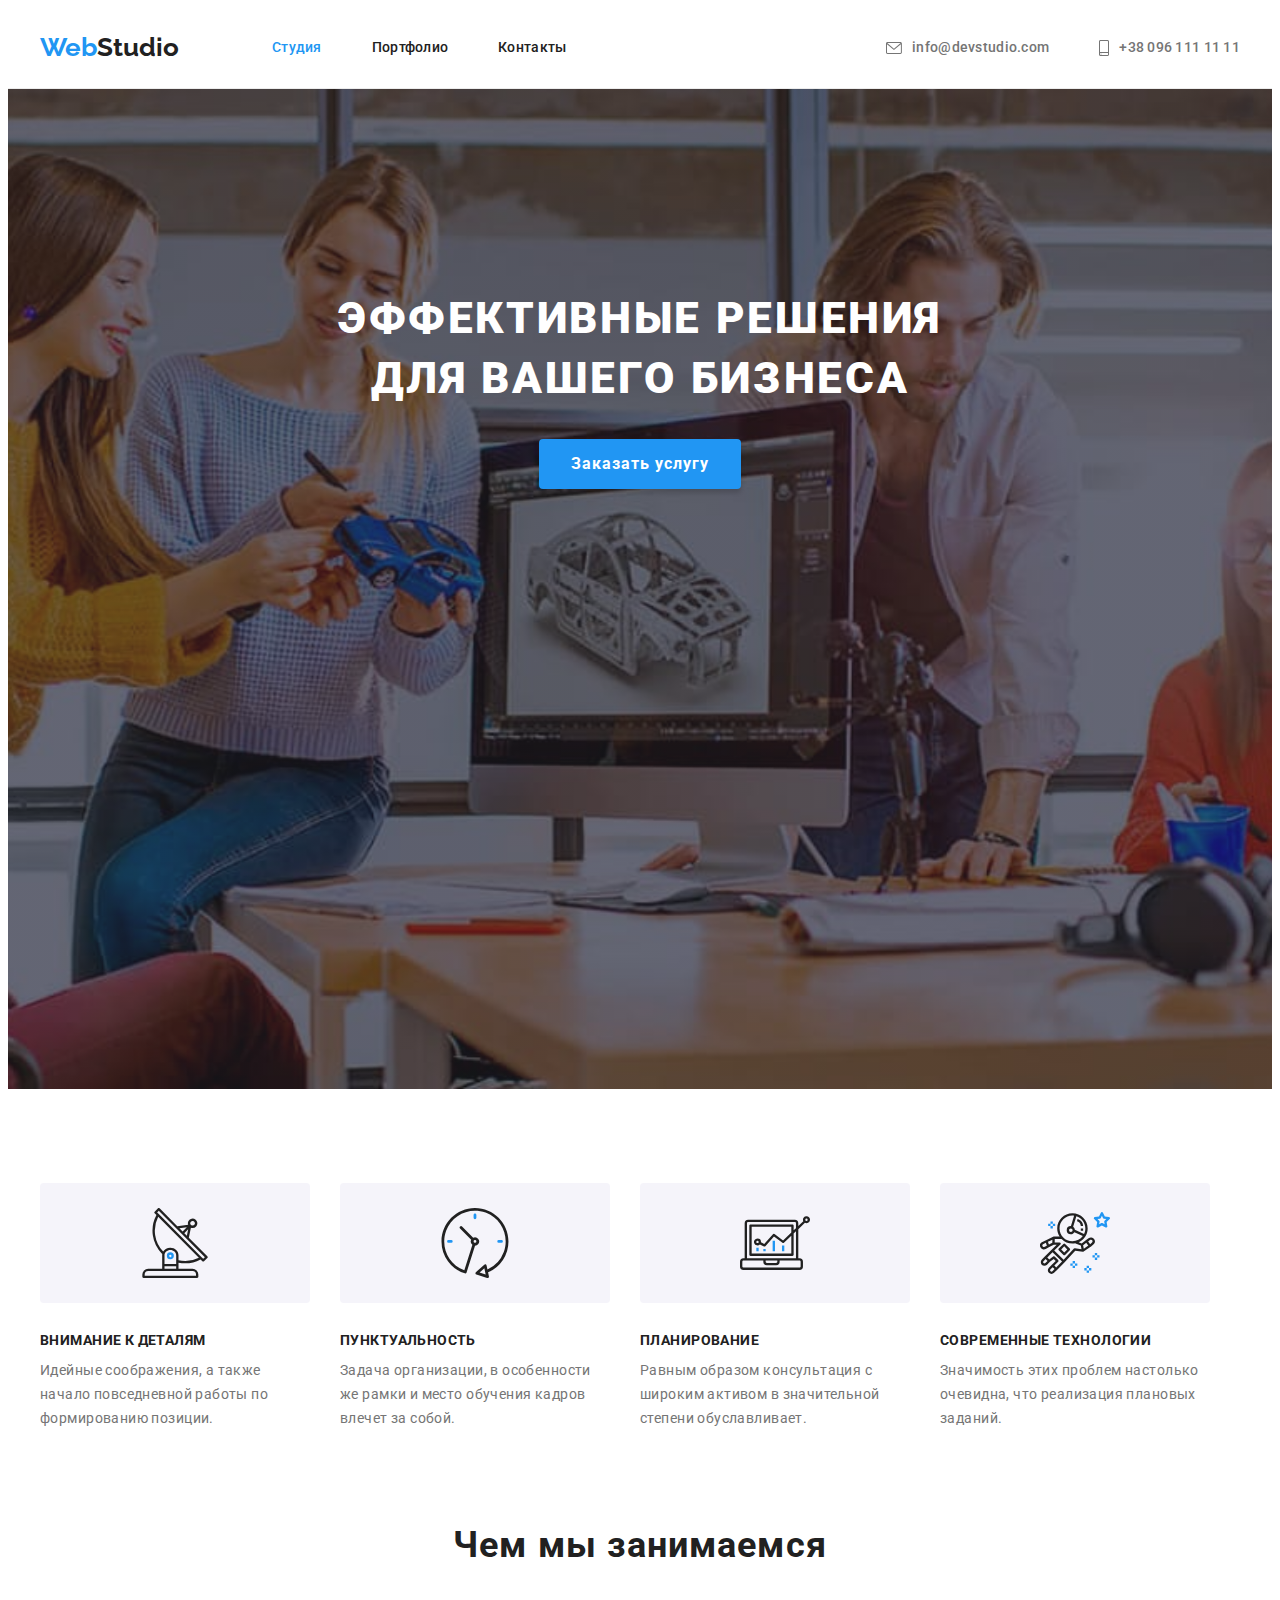
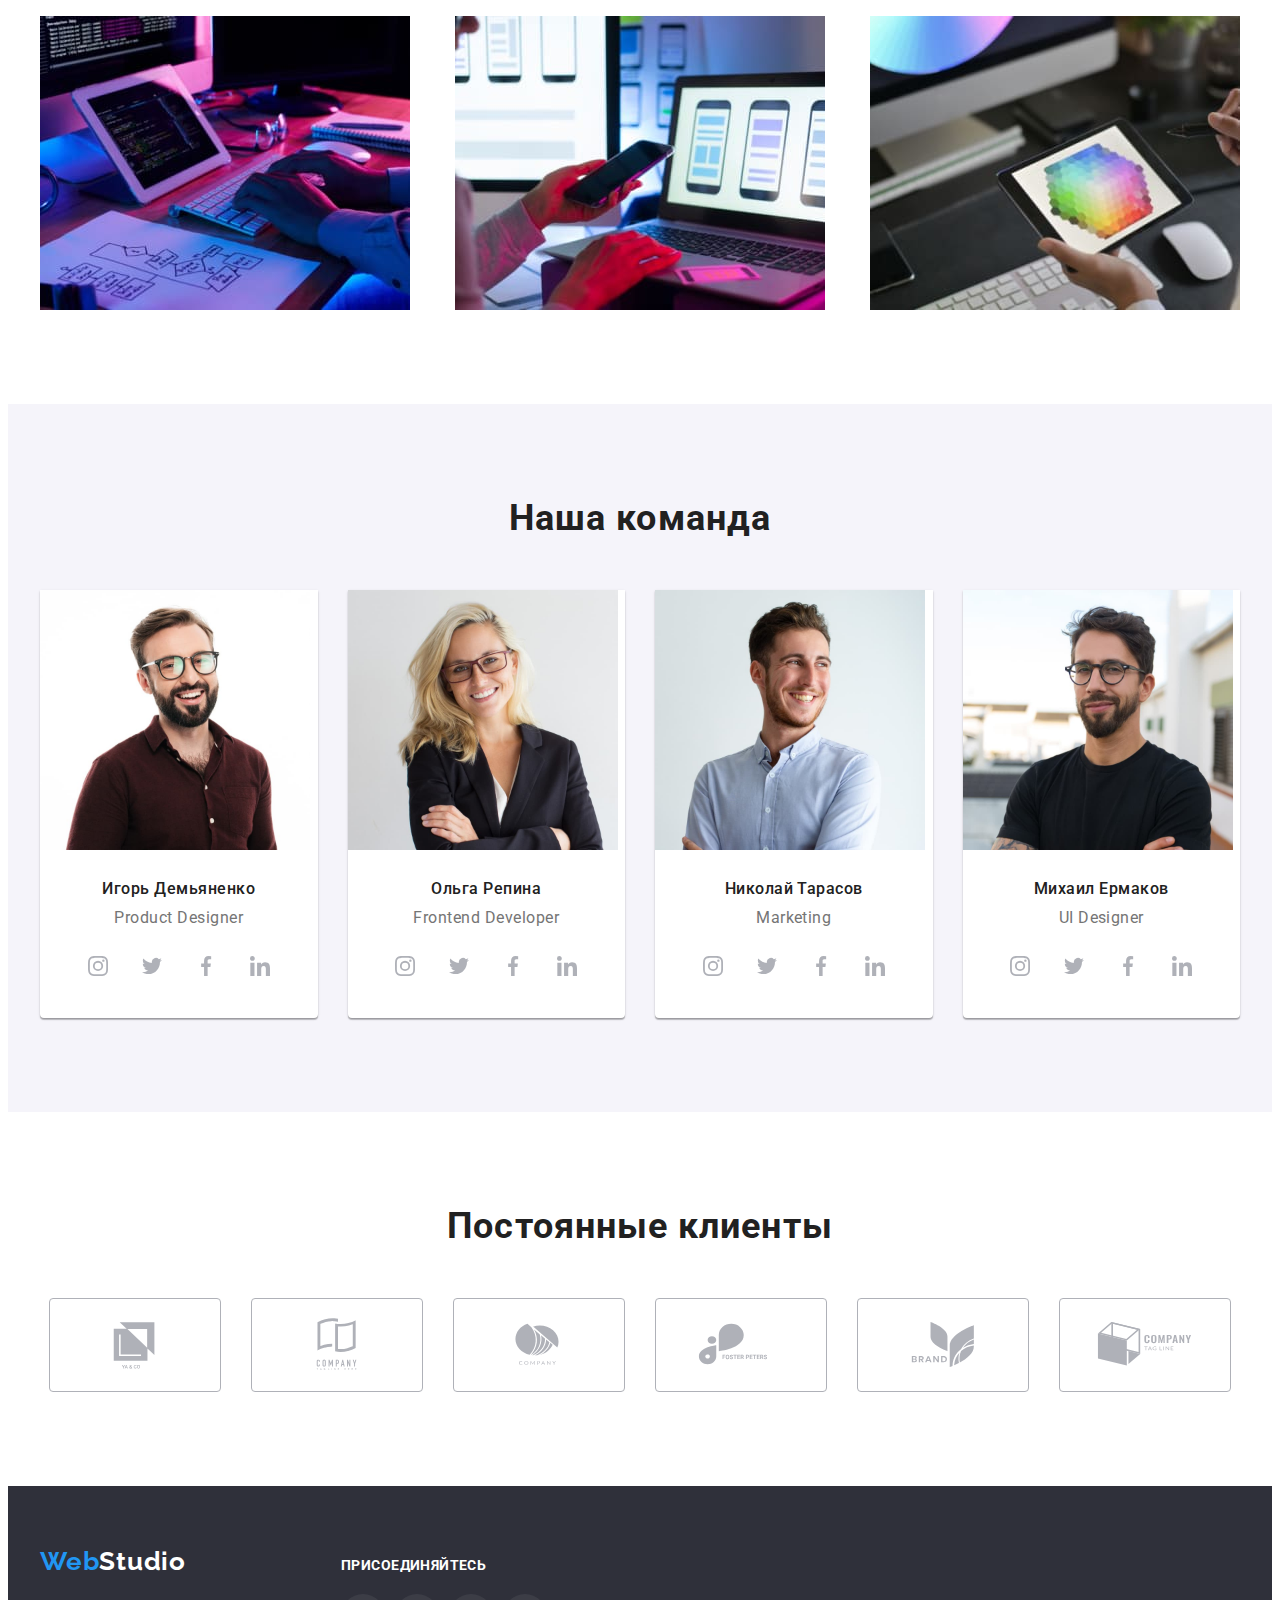
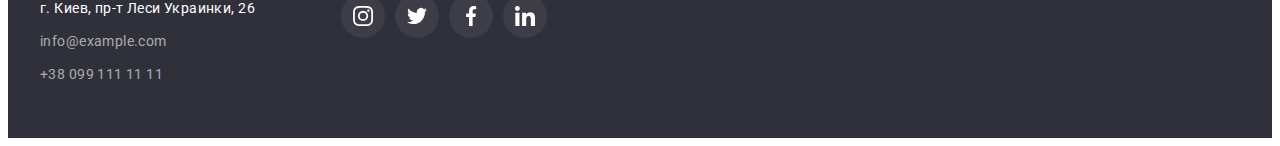
<file: index.html>
<!DOCTYPE html>
<html lang="ru">
  <head>
    <meta charset="UTF-8" />
    <meta http-equiv="X-UA-Compatible" content="IE=edge" />
    <meta name="viewport" content="width=device-width, initial-scale=1.0" />
    <title>Web Studio</title>
    <link rel="preconnect" href="https://fonts.googleapis.com" />
    <link rel="preconnect" href="https://fonts.gstatic.com" crossorigin />
    <link
      href="https://fonts.googleapis.com/css2?family=Raleway:wght@700&family=Roboto:wght@400;500;700;900&display=swap"
      rel="stylesheet"
    />
    <link
      rel="stylesheet"
      href="https://cdnjs.cloudflare.com/ajax/libs/modern-normalize/1.1.0/modern-normalize.min.css"
      integrity="sha512-wpPYUAdjBVSE4KJnH1VR1HeZfpl1ub8YT/NKx4PuQ5NmX2tKuGu6U/JRp5y+Y8XG2tV+wKQpNHVUX03MfMFn9Q=="
      crossorigin="anonymous"
      referrerpolicy="no-referrer"
    />
    <link rel="stylesheet" href="./css/styles.css" />
  </head>
  <body>
    <!-- Header -->
    <header class="header">
      <div class="container main-header">
        <nav class="header-nav">
          <a class="logo link" href="./index.html"
            ><span class="logo-accent">Web</span>Studio</a
          >

          <ul class="header-list list">
            <li class="header-item">
              <a class="header-link link current" href="./index.html">Студия</a>
            </li>
            <li class="header-item">
              <a class="header-link link" href="./portfolio.html">Портфолио</a>
            </li>
            <li class="header-item">
              <a class="header-link link" href="">Контакты</a>
            </li>
          </ul>
        </nav>

        <ul class="header-contacts list">
          <li class="header-item">
            <a class="header-mail link" href="mailto:info@devstudio.com">
              <svg class="icon-mail" width="16" height="12">
                <use href="./images/icons.svg#icon-envelope"></use></svg
              >info@devstudio.com</a
            >
          </li>
          <li class="header-item">
            <a class="header-tel link" href="tel:+380961111111"
              ><svg class="icon-tel" width="10" height="16">
                <use href="./images/icons.svg#icon-smartphone"></use></svg
              >+38 096 111 11 11</a
            >
          </li>
        </ul>
      </div>
    </header>
    <!-- Main -->
    <main>
      <!-- HERO -->
      <section class="hero overlay">
        <div class="container">
          <h1 class="hero-title">
            Эффективные решения <br />для вашего бизнеса
          </h1>
          <button type="button" class="hero-button">Заказать услугу</button>
        </div>
      </section>
      <!-- FEAUTERS -->
      <section class="section features">
        <div class="container">
          <h2 class="visually-hidden">Особенности</h2>
          <ul class="features-list">
            <li class="features-item list icon-antenna">
              <h3 class="features-title">Внимание к деталям</h3>
              <p class="features-text">
                Идейные соображения, а также начало повседневной работы по
                формированию позиции.
              </p>
            </li>
            <li class="features-item list icon-clock">
              <h3 class="features-title">Пунктуальность</h3>
              <p class="features-text">
                Задача организации, в особенности же рамки и место обучения
                кадров влечет за собой.
              </p>
            </li>
            <li class="features-item list icon-diagram">
              <h3 class="features-title">Планирование</h3>
              <p class="features-text">
                Равным образом консультация с широким активом в значительной
                степени обуславливает.
              </p>
            </li>
            <li class="features-item list icon-astronaut">
              <h3 class="features-title">Современные технологии</h3>
              <p class="features-text">
                Значимость этих проблем настолько очевидна, что реализация
                плановых заданий.
              </p>
            </li>
          </ul>
        </div>
      </section>
      <!-- EXAMPLES -->
      <section class="section examples">
        <div class="container">
          <h2 class="examples-title">Чем мы занимаемся</h2>
          <ul class="examples-list">
            <li class="examples-item list">
              <img
                src="./images/img-1.jpg"
                alt="Верстка"
                width="370"
                height="294"
              />
            </li>
            <li class="examples-item list">
              <img
                src="./images/img-2.jpg"
                alt="Макеты"
                width="370"
                height="294"
              />
            </li>
            <li class="examples-item list">
              <img
                src="./images/img-3.jpg"
                alt="Оформление"
                width="370"
                height="294"
              />
            </li>
          </ul>
        </div>
      </section>
      <!-- TEAM -->
      <section class="section team">
        <div class="container">
          <h2 class="team-title">Наша команда</h2>
          <ul class="team-list">
            <li class="team-item list">
              <img
                class="team-foto"
                src="./images/face-1.jpg"
                alt="Фотография"
                width="270"
                height="260"
              />
              <div class="team-content">
                <h3 class="team-name">Игорь Демьяненко</h3>
                <p class="team-position" lang="en">Product Designer</p>
              </div>

              <ul class="social-media-list">
                <li class="social-media-item list">
                  <a class="social-media-link link" href="">
                    <svg class="social-media-icon" width="20" height="20">
                      <use href="./images/icons.svg#icon-instagram"></use>
                    </svg>
                  </a>
                </li>
                <li class="social-media-item list">
                  <a class="social-media-link link" href="">
                    <svg class="social-media-icon" width="20" height="20">
                      <use href="./images/icons.svg#icon-twitter"></use>
                    </svg>
                  </a>
                </li>
                <li class="social-media-item list">
                  <a class="social-media-link link" href="">
                    <svg class="social-media-icon" width="20" height="20">
                      <use href="./images/icons.svg#icon-facebook"></use>
                    </svg>
                  </a>
                </li>
                <li class="social-media-item list">
                  <a class="social-media-link link" href="">
                    <svg class="social-media-icon" width="20" height="20">
                      <use href="./images/icons.svg#icon-linkedin"></use>
                    </svg>
                  </a>
                </li>
              </ul>
            </li>
            <li class="team-item list">
              <img
                class="team-foto"
                src="./images/face-2.jpg"
                alt="Фотография"
                width="270"
                height="260"
              />
              <div class="team-content">
                <h3 class="team-name">Ольга Репина</h3>
                <p class="team-position" lang="en">Frontend Developer</p>
              </div>

              <ul class="social-media-list">
                <li class="social-media-item list">
                  <a class="social-media-link link" href="">
                    <svg class="social-media-icon" width="20" height="20">
                      <use href="./images/icons.svg#icon-instagram"></use>
                    </svg>
                  </a>
                </li>
                <li class="social-media-item list">
                  <a class="social-media-link link" href="">
                    <svg class="social-media-icon" width="20" height="20">
                      <use href="./images/icons.svg#icon-twitter"></use>
                    </svg>
                  </a>
                </li>
                <li class="social-media-item list">
                  <a class="social-media-link link" href="">
                    <svg class="social-media-icon" width="20" height="20">
                      <use href="./images/icons.svg#icon-facebook"></use>
                    </svg>
                  </a>
                </li>
                <li class="social-media-item list">
                  <a class="social-media-link link" href="">
                    <svg class="social-media-icon" width="20" height="20">
                      <use href="./images/icons.svg#icon-linkedin"></use>
                    </svg>
                  </a>
                </li>
              </ul>
            </li>
            <li class="team-item list">
              <img
                class="team-foto"
                src="./images/face-3.jpg"
                alt="Фотография"
                width="270"
                height="260"
              />
              <div class="team-content">
                <h3 class="team-name">Николай Тарасов</h3>
                <p class="team-position" lang="en">Marketing</p>
              </div>

              <ul class="social-media-list">
                <li class="social-media-item list">
                  <a class="social-media-link link" href="">
                    <svg class="social-media-icon" width="20" height="20">
                      <use href="./images/icons.svg#icon-instagram"></use>
                    </svg>
                  </a>
                </li>
                <li class="social-media-item list">
                  <a class="social-media-link link" href="">
                    <svg class="social-media-icon" width="20" height="20">
                      <use href="./images/icons.svg#icon-twitter"></use>
                    </svg>
                  </a>
                </li>
                <li class="social-media-item list">
                  <a class="social-media-link link" href="">
                    <svg class="social-media-icon" width="20" height="20">
                      <use href="./images/icons.svg#icon-facebook"></use>
                    </svg>
                  </a>
                </li>
                <li class="social-media-item list">
                  <a class="social-media-link link" href="">
                    <svg class="social-media-icon" width="20" height="20">
                      <use href="./images/icons.svg#icon-linkedin"></use>
                    </svg>
                  </a>
                </li>
              </ul>
            </li>
            <li class="team-item list">
              <img
                class="team-foto"
                src="./images/face-4.jpg"
                alt="Фотография"
                width="270"
                height="260"
              />
              <div class="team-content">
                <h3 class="team-name">Михаил Ермаков</h3>
                <p class="team-position" lang="en">UI Designer</p>
              </div>

              <ul class="social-media-list">
                <li class="social-media-item list">
                  <a class="social-media-link link" href="">
                    <svg class="social-media-icon" width="20" height="20">
                      <use href="./images/icons.svg#icon-instagram"></use>
                    </svg>
                  </a>
                </li>
                <li class="social-media-item list">
                  <a class="social-media-link link" href="">
                    <svg class="social-media-icon" width="20" height="20">
                      <use href="./images/icons.svg#icon-twitter"></use>
                    </svg>
                  </a>
                </li>
                <li class="social-media-item list">
                  <a class="social-media-link link" href="">
                    <svg class="social-media-icon" width="20" height="20">
                      <use href="./images/icons.svg#icon-facebook"></use>
                    </svg>
                  </a>
                </li>
                <li class="social-media-item list">
                  <a class="social-media-link link" href="">
                    <svg class="social-media-icon" width="20" height="20">
                      <use href="./images/icons.svg#icon-linkedin"></use>
                    </svg>
                  </a>
                </li>
              </ul>
            </li>
          </ul>
        </div>
      </section>
      <!-- CLIENTS -->
      <section class="section clients">
        <div class="container">
          <h2 class="clients-title">Постоянные клиенты</h2>
          <ul class="clients-list">
            <li class="clients-item list">
              <a href="" class="clients-link link">
                <svg class="clients-icon" width="106" height="60">
                  <use href="./images/icons.svg#icon-Clients-1"></use>
                </svg>
              </a>
            </li>
            <li class="clients-item list">
              <a href="" class="clients-link link">
                <svg class="clients-icon" width="106" height="60">
                  <use href="./images/icons.svg#icon-Clients-2"></use>
                </svg>
              </a>
            </li>
            <li class="clients-item list">
              <a href="" class="clients-link link">
                <svg class="clients-icon" width="106" height="60">
                  <use href="./images/icons.svg#icon-Clients-3"></use>
                </svg>
              </a>
            </li>
            <li class="clients-item list">
              <a href="" class="clients-link link">
                <svg class="clients-icon" width="106" height="60">
                  <use href="./images/icons.svg#icon-Clients-4"></use>
                </svg>
              </a>
            </li>
            <li class="clients-item list">
              <a href="" class="clients-link link">
                <svg class="clients-icon" width="106" height="60">
                  <use href="./images/icons.svg#icon-Clients-5"></use>
                </svg>
              </a>
            </li>
            <li class="clients-item list">
              <a href="" class="clients-link link">
                <svg class="clients-icon" width="106" height="60">
                  <use href="./images/icons.svg#icon-Clients-6"></use>
                </svg>
              </a>
            </li>
          </ul>
        </div>
      </section>
    </main>
    <!-- Footer -->
    <footer class="footer">
      <div class="container main-footer-container">
        <div class="test-div">
          <a class="logo-footer link" href="./index.html"
            ><span class="logo-accent">Web</span>Studio</a
          >

          <address class="footer-address">
            <ul class="footer-list list">
              <li class="footer-item">
                <a
                  class="footer-map-address link"
                  href="https://goo.gl/maps/aNm6np4scDVrJT4f7"
                  target="_blank"
                  rel="noopener nofollow noreferrer"
                  >г. Киев, пр-т Леси Украинки, 26</a
                >
              </li>
              <li class="footer-item">
                <a class="footer-mail link" href="mailto:info@example.com"
                  >info@example.com</a
                >
              </li>
              <li class="footer-item">
                <a class="footer-tel link" href="tel:+380991111111"
                  >+38 099 111 11 11</a
                >
              </li>
            </ul>
          </address>
        </div>

        <div class="social-footer">
          <p class="social-footer-title">присоединяйтесь</p>
          <ul class="social-footer-list list">
            <li class="social-footer-item">
              <a class="social-footer-link link" href="">
                <svg class="social-footer-icon" width="20" height="20">
                  <use href="./images/icons.svg#icon-instagram"></use>
                </svg>
              </a>
            </li>
            <li class="social-footer-item">
              <a class="social-footer-link link" href="">
                <svg class="social-footer-icon" width="20" height="20">
                  <use href="./images/icons.svg#icon-twitter"></use>
                </svg>
              </a>
            </li>
            <li class="social-footer-item">
              <a class="social-footer-link link" href="">
                <svg class="social-footer-icon" width="20" height="20">
                  <use href="./images/icons.svg#icon-facebook"></use>
                </svg>
              </a>
            </li>
            <li class="social-footer-item">
              <a class="social-footer-link link" href="">
                <svg class="social-footer-icon" width="20" height="20">
                  <use href="./images/icons.svg#icon-linkedin"></use>
                </svg>
              </a>
            </li>
          </ul>
        </div>
      </div>
    </footer>
  </body>
</html>
</file>
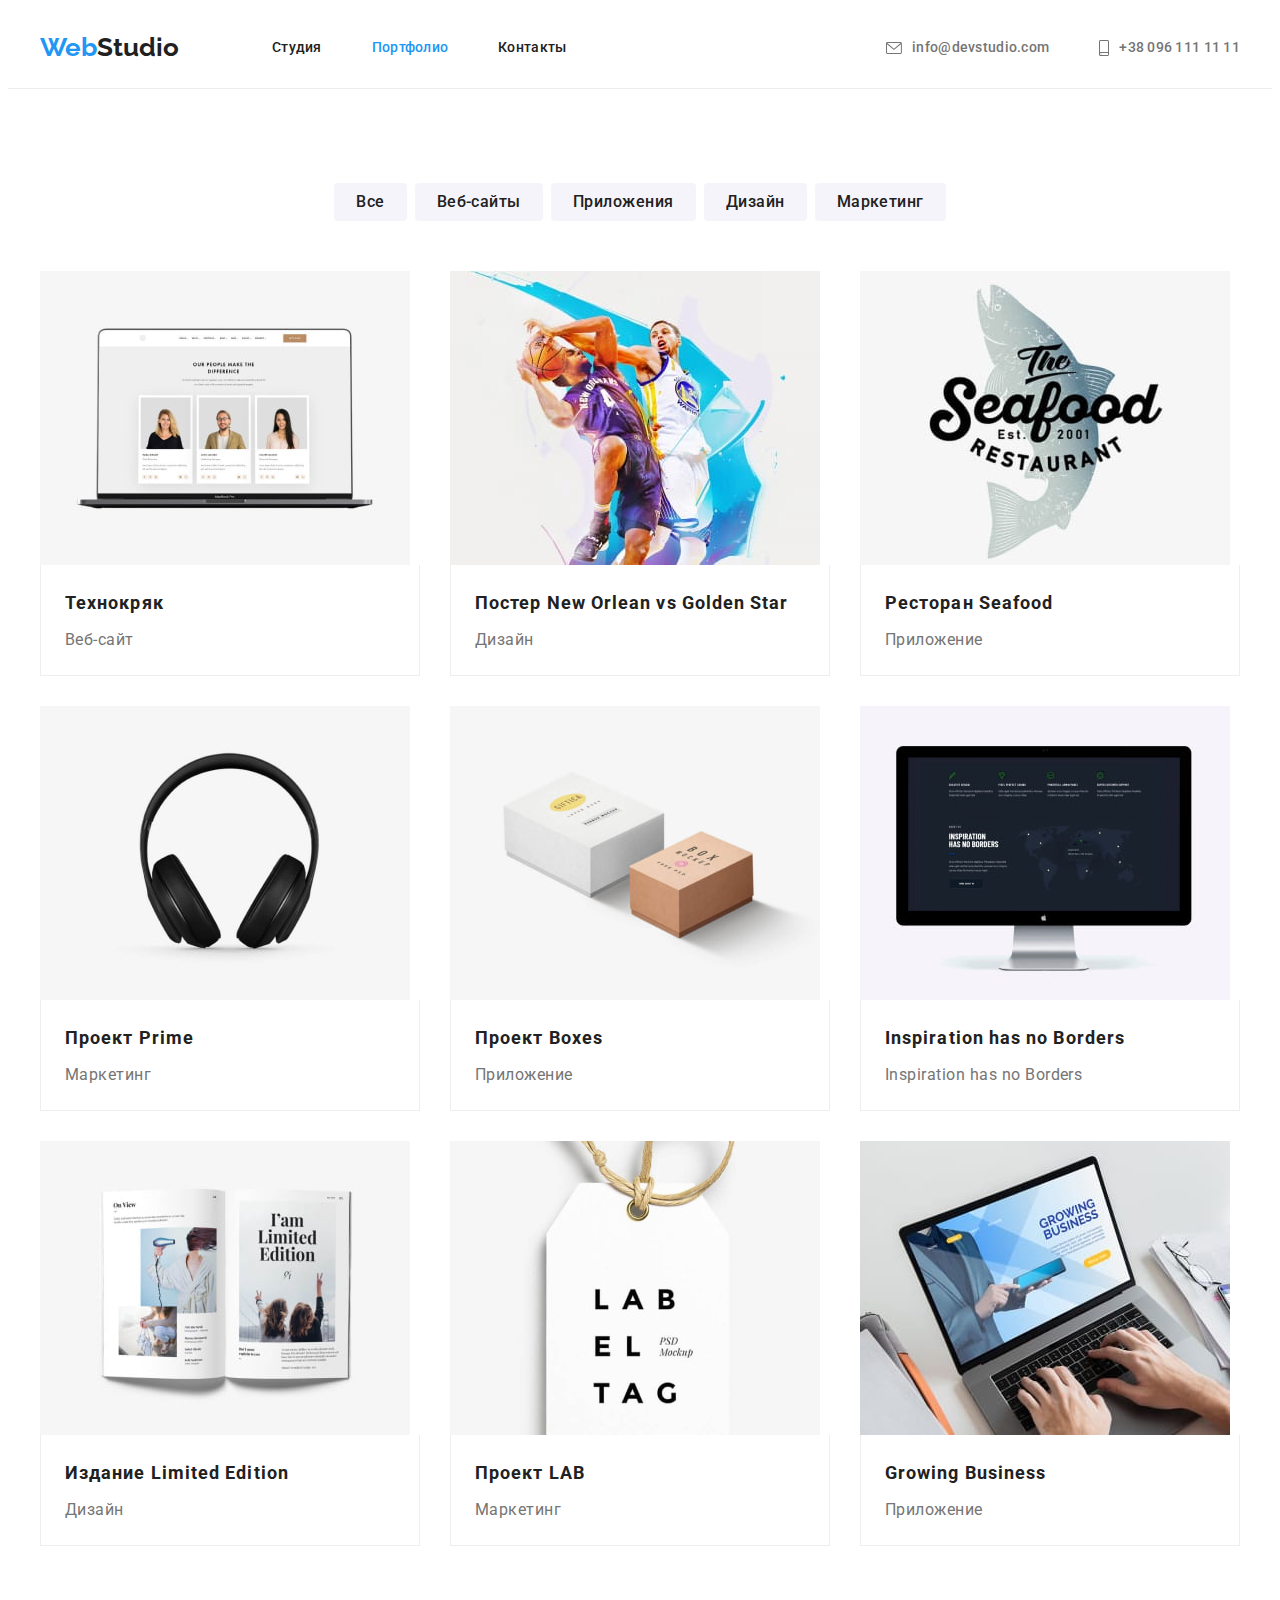
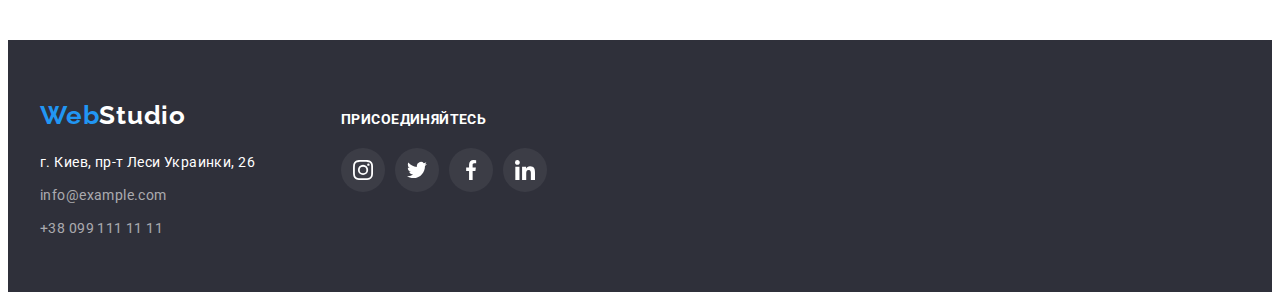
<file: portfolio.html>
<!DOCTYPE html>
<html lang="ru">
  <head>
    <meta charset="UTF-8" />
    <meta http-equiv="X-UA-Compatible" content="IE=edge" />
    <meta name="viewport" content="width=device-width, initial-scale=1.0" />
    <title>Web Studio</title>
    <link rel="preconnect" href="https://fonts.googleapis.com" />
    <link rel="preconnect" href="https://fonts.gstatic.com" crossorigin />
    <link
      href="https://fonts.googleapis.com/css2?family=Raleway:wght@700&family=Roboto:wght@400;500;700;900&display=swap"
      rel="stylesheet"
    />
    <link
      rel="stylesheet"
      href="https://cdnjs.cloudflare.com/ajax/libs/modern-normalize/1.1.0/modern-normalize.min.css"
      integrity="sha512-wpPYUAdjBVSE4KJnH1VR1HeZfpl1ub8YT/NKx4PuQ5NmX2tKuGu6U/JRp5y+Y8XG2tV+wKQpNHVUX03MfMFn9Q=="
      crossorigin="anonymous"
      referrerpolicy="no-referrer"
    />
    <link rel="stylesheet" href="./css/styles.css" />
  </head>
  <body>
    <!-- Header -->
    <header class="header">
      <div class="container main-header">
        <nav class="header-nav">
          <a class="logo link" href="./index.html"
            ><span class="logo-accent">Web</span>Studio</a
          >

          <ul class="header-list list">
            <li class="header-item">
              <a class="header-link link" href="./index.html">Студия</a>
            </li>
            <li class="header-item">
              <a class="header-link link current" href="./portfolio.html"
                >Портфолио</a
              >
            </li>
            <li class="header-item">
              <a class="header-link link" href="">Контакты</a>
            </li>
          </ul>
        </nav>

        <ul class="header-contacts list">
          <li class="header-item">
            <a class="header-mail link" href="mailto:info@devstudio.com">
              <svg class="icon-mail" width="16" height="12">
                <use href="./images/icons.svg#icon-envelope"></use></svg
              >info@devstudio.com</a
            >
          </li>
          <li class="header-item">
            <a class="header-tel link" href="tel:+380961111111"
              ><svg class="icon-tel" width="10" height="16">
                <use href="./images/icons.svg#icon-smartphone"></use></svg
              >+38 096 111 11 11</a
            >
          </li>
        </ul>
      </div>
    </header>
    <!-- Main -->
    <main>
      <section class="section work">
        <div class="container">
          <h1 class="work-title visually-hidden">Наши работы</h1>
          <!-- ФИЛЬТР-КНОПКИ -->
          <ul class="work-filters">
            <li class="work-filters-item list">
              <button class="work-filters-btn active" type="button">Все</button>
            </li>
            <li class="work-filters-item list">
              <button class="work-filters-btn" type="button">Веб-сайты</button>
            </li>
            <li class="work-filters-item list">
              <button class="work-filters-btn" type="button">Приложения</button>
            </li>
            <li class="work-filters-item list">
              <button class="work-filters-btn" type="button">Дизайн</button>
            </li>
            <li class="work-filters-item list">
              <button class="work-filters-btn" type="button">Маркетинг</button>
            </li>
          </ul>
          <!-- СЕТКА -->
          <ul class="work-list">
            <li class="work-item list">
              <a href="" class="work-link link"
                ><img
                  class="work-picture"
                  src="./images/portf-1.jpg"
                  alt="Сайт компании"
                  width="370"
                  height="294"
                />
                <div class="work-content">
                  <h2 class="work-name">Технокряк</h2>
                  <p class="work-text">Веб-сайт</p>
                </div>
              </a>
            </li>
            <li class="work-item list">
              <a href="" class="work-link link"
                ><img
                  class="work-picture"
                  src="./images/portf-2.jpg"
                  alt="Баскетболисты"
                  width="370"
                  height="294"
                />
                <div class="work-content">
                  <h2 class="work-name">Постер New Orlean vs Golden Star</h2>
                  <p class="work-text">Дизайн</p>
                </div></a
              >
            </li>
            <li class="work-item list">
              <a href="" class="work-link link"
                ><img
                  class="work-picture"
                  src="./images/portf-3.jpg"
                  alt="Логотип ресторана"
                  width="370"
                  height="294"
                />
                <div class="work-content">
                  <h2 class="work-name">Ресторан Seafood</h2>
                  <p class="work-text">Приложение</p>
                </div></a
              >
            </li>
            <li class="work-item list">
              <a href="" class="work-link link"
                ><img
                  class="work-picture"
                  src="./images/portf-4.jpg"
                  alt="Наушники"
                  width="370"
                  height="294"
                />
                <div class="work-content">
                  <h2 class="work-name">Проект Prime</h2>
                  <p class="work-text">Маркетинг</p>
                </div></a
              >
            </li>
            <li class="work-item list">
              <a href="" class="work-link link"
                ><img
                  class="work-picture"
                  src="./images/portf-5.jpg"
                  alt="Коробки"
                  width="370"
                  height="294"
                />
                <div class="work-content">
                  <h2 class="work-name">Проект Boxes</h2>
                  <p class="work-text">Приложение</p>
                </div></a
              >
            </li>
            <li class="work-item list">
              <a href="" class="work-link link"
                ><img
                  class="work-picture"
                  src="./images/portf-6.jpg"
                  alt="Монитор с вэб-сайтом"
                  width="370"
                  height="294"
                />
                <div class="work-content">
                  <h2 class="work-name">Inspiration has no Borders</h2>
                  <p class="work-text">Inspiration has no Borders</p>
                </div></a
              >
            </li>
            <li class="work-item list">
              <a href="" class="work-link link"
                ><img
                  class="work-picture"
                  src="./images/portf-7.jpg"
                  alt="Дизайн журнала"
                  width="370"
                  height="294"
                />
                <div class="work-content">
                  <h2 class="work-name">Издание Limited Edition</h2>
                  <p class="work-text">Дизайн</p>
                </div></a
              >
            </li>
            <li class="work-item list">
              <a href="" class="work-link link"
                ><img
                  class="work-picture"
                  src="./images/portf-8.jpg"
                  alt="Рекламный логотип"
                  width="370"
                  height="294"
                />
                <div class="work-content">
                  <h2 class="work-name">Проект LAB</h2>
                  <p class="work-text">Маркетинг</p>
                </div>
              </a>
            </li>
            <li class="work-item list">
              <a href="" class="work-link link"
                ><img
                  class="work-picture"
                  src="./images/portf-9.jpg"
                  alt="Ноутбук с приложением"
                  width="370"
                  height="294"
                />
                <div class="work-content">
                  <h2 class="work-name">Growing Business</h2>
                  <p class="work-text">Приложение</p>
                </div></a
              >
            </li>
          </ul>
        </div>
      </section>
    </main>
    <!-- Footer -->
    <footer class="footer">
      <div class="container main-footer-container">
        <div class="test-div">
          <a class="logo-footer link" href="./index.html"
            ><span class="logo-accent">Web</span>Studio</a
          >

          <address class="footer-address">
            <ul class="footer-list list">
              <li class="footer-item">
                <a
                  class="footer-map-address link"
                  href="https://goo.gl/maps/aNm6np4scDVrJT4f7"
                  target="_blank"
                  rel="noopener nofollow noreferrer"
                  >г. Киев, пр-т Леси Украинки, 26</a
                >
              </li>
              <li class="footer-item">
                <a class="footer-mail link" href="mailto:info@example.com"
                  >info@example.com</a
                >
              </li>
              <li class="footer-item">
                <a class="footer-tel link" href="tel:+380991111111"
                  >+38 099 111 11 11</a
                >
              </li>
            </ul>
          </address>
        </div>

        <div class="social-footer">
          <p class="social-footer-title">присоединяйтесь</p>
          <ul class="social-footer-list list">
            <li class="social-footer-item">
              <a class="social-footer-link link" href="">
                <svg class="social-footer-icon" width="20" height="20">
                  <use href="./images/icons.svg#icon-instagram"></use>
                </svg>
              </a>
            </li>
            <li class="social-footer-item">
              <a class="social-footer-link link" href="">
                <svg class="social-footer-icon" width="20" height="20">
                  <use href="./images/icons.svg#icon-twitter"></use>
                </svg>
              </a>
            </li>
            <li class="social-footer-item">
              <a class="social-footer-link link" href="">
                <svg class="social-footer-icon" width="20" height="20">
                  <use href="./images/icons.svg#icon-facebook"></use>
                </svg>
              </a>
            </li>
            <li class="social-footer-item">
              <a class="social-footer-link link" href="">
                <svg class="social-footer-icon" width="20" height="20">
                  <use href="./images/icons.svg#icon-linkedin"></use>
                </svg>
              </a>
            </li>
          </ul>
        </div>
      </div>
    </footer>
  </body>
</html>
</file>
<file: css/styles.css>
:root {
  --color-accent: #2196f3;
  --primery-text-color: #757575;
  --secondary-text-color: #212121;
  --third-text-color: #ffffff;
  --main-title-color: #212121;
  --hero-title-white: #ffffff;
  --bcg-color-hero: #2f303a;
  --bcg-color-hero-hover: #188ce8;
  --footer-contacts-color: rgba(255, 255, 255, 0.6);
  --bcg-color-items: #f5f4fa;
  --bcg-color-primery: #ffffff;
  --bcg-color-team-card: #ffffff;
  --bcg-color-work-card: #ffffff;
  --bcg-color-features-icon: #f5f4fa;
  --social-med-clr-primery: #afb1b8;
  --social-med-clr-hover: #ffffff;
  --sicial-med-clr-bcg: #2196f3;
  --clients-clr-icon: #afb1b8;
  --clients-clr-hover: #2196f3;
}

p,
h1,
h2,
h3,
h4,
h5,
h6 {
  margin: 0;
}

ul,
ol {
  margin: 0;
  padding-left: 0;
}

img {
  display: block;
}

button {
  cursor: pointer;
}

body {
  font-family: "Roboto", sans-serif;
  color: var(--primery-text-color);
}

.container {
  width: 1200px;
  margin: 0 auto;
  padding-left: 15px;
  padding-right: 15px;
}

.section {
  padding-top: 94px;
  padding-bottom: 94px;
}

.list {
  list-style: none;
}

.link {
  text-decoration: none;
}

.visually-hidden {
  position: absolute;
  white-space: nowrap;
  width: 1px;
  height: 1px;
  overflow: hidden;
  border: 0;
  padding: 0;
  clip: rect(0 0 0 0);
  clip-path: inset(50%);
  margin: -1px;
}

/* -----HEADER----- */

.header {
  background-color: var(--bcg-color-primery);
  border-bottom: 1px solid #ececec;
}

.main-header {
  display: flex;
  align-items: center;
}

.header-nav {
  display: flex;
  align-items: center;
}

.logo {
  display: block;
  padding-top: 24px;
  padding-bottom: 25px;
  color: var(--secondary-text-color);
  font-family: "Raleway", sans-serif;
  font-weight: 700;
  font-size: 26px;
  line-height: 1.19;
}
.logo-accent {
  color: var(--color-accent);
}

.header-list {
  display: flex;
  margin-left: 93px;
}

.header-list .header-item:not(:last-child) {
  margin-right: 50px;
}

.header-link {
  padding-top: 32px;
  padding-bottom: 32px;
  display: block;
  font-weight: 500;
  font-size: 14px;
  line-height: 1.14;
  letter-spacing: 0.02em;
  color: var(--secondary-text-color);
}

.current {
  color: var(--color-accent);
}

.header-contacts {
  display: flex;
  margin-left: auto;
}

.header-contacts .header-item:not(:last-child) {
  margin-right: 50px;
}

.header-mail,
.header-tel {
  display: flex;
  align-items: center;
  justify-content: center;
  font-weight: 500;
  font-size: 14px;
  line-height: 1.14;
  letter-spacing: 0.02em;
  color: var(--primery-text-color);
}

.header-link:hover,
.header-link:focus,
.header-mail:hover,
.header-tel:hover,
.header-mail:focus,
.header-tel:focus {
  color: var(--color-accent);
}

.icon-mail {
  margin-right: 10px;
  fill: var(--primery-text-color);
}

.icon-tel {
  margin-right: 10px;
  fill: var(--primery-text-color);
}

.header-mail:hover .icon-mail,
.header-tel:hover .icon-tel,
.header-mail:focus .icon-mail,
.header-tel:focus .icon-tel {
  color: var(--color-accent);
  fill: var(--color-accent);
}

/* -----HERO----- */

.overlay {
  max-width: 1600px;
  height: 600px;
  margin: 0 auto;
  background-image: linear-gradient(
      to right,
      rgba(47, 48, 58, 0.4),
      rgba(47, 48, 58, 0.4)
    ),
    url(../images/hero-foto.jpg);
  background-repeat: no-repeat;
  background-size: cover;
  background-position: center;
}

.hero {
  padding-top: 200px;
  padding-bottom: 200px;
  text-align: center;
  background-color: var(--bcg-color-hero);
}

.hero-title {
  margin-bottom: 30px;
  font-weight: 900;
  font-size: 44px;
  line-height: 1.36;
  letter-spacing: 0.06em;
  text-transform: uppercase;
  color: var(--hero-title-white);
}

.hero-button {
  display: inline-block;
  border-radius: 4px;
  padding: 10px 32px;
  min-width: 200px;
  font-family: inherit;
  font-weight: 700;
  font-size: 16px;
  line-height: 1.88;
  letter-spacing: 0.06em;
  color: var(--third-text-color);
  background-color: var(--color-accent);
  box-shadow: 0px 4px 4px rgba(0, 0, 0, 0.15);
  border: none;
}

.hero-button:hover,
.hero-button:focus {
  background-color: var(--bcg-color-hero-hover);
}

/* -----FEATURES----- */

.features-list {
  display: flex;
}

.features-item {
  width: 270px;
  margin-right: 30px;
}

.features-item:last-child {
  margin-right: 0;
}

.features-item::before {
  display: block;
  content: "";
  height: 120px;
  background-size: 70px;
  background-repeat: no-repeat;
  background-position: center;
  background-color: var(--bcg-color-features-icon);
  border-radius: 4px;
}

.icon-antenna::before {
  background-image: url(../images/antenna\ 1.svg);
}

.icon-clock::before {
  background-image: url(../images/clock\ 1.svg);
}

.icon-diagram::before {
  background-image: url(../images/diagram\ 1.svg);
}

.icon-astronaut::before {
  background-image: url(../images/astronaut\ 1.svg);
}

.features-title {
  margin-top: 30px;
  margin-bottom: 10px;
  font-weight: 700;
  font-size: 14px;
  line-height: 1.14;
  letter-spacing: 0.03em;
  text-transform: uppercase;
  color: var(--main-title-color);
}

.features-text {
  font-size: 14px;
  line-height: 1.71;
  letter-spacing: 0.03em;
}

/* -----EXAMPLES----- */

.examples {
  padding-top: 0;
}

.examples-title {
  margin-bottom: 50px;
  font-weight: 700;
  font-size: 36px;
  line-height: 1.16;
  text-align: center;
  letter-spacing: 0.03em;
  color: var(--main-title-color);
}

.examples-list {
  display: flex;
  justify-content: space-between;
}

/* -----TEAM----- */

.team {
  background-color: var(--bcg-color-items);
}

.team-list {
  display: flex;
}

.team-item {
  width: calc((100% - 90px) / 4);
  border-radius: 0px 0px 4px 4px;
  box-shadow: 0px 1px 3px rgba(0, 0, 0, 0.12), 0px 1px 1px rgba(0, 0, 0, 0.14),
    0px 2px 1px rgba(0, 0, 0, 0.2);
  background-color: var(--bcg-color-team-card);
}

.team-item:not(:last-child) {
  margin-right: 30px;
}

.team-title {
  margin-bottom: 50px;
  font-weight: 700;
  font-size: 36px;
  line-height: 1.16;
  text-align: center;
  letter-spacing: 0.03em;
  color: var(--main-title-color);
}

.team-content {
  margin-top: 30px;
  margin-bottom: 16px;
}

.team-name {
  margin-bottom: 10px;
  font-weight: 500;
  font-size: 16px;
  line-height: 1.18;
  text-align: center;
  letter-spacing: 0.03em;
  color: var(--main-title-color);
}

.team-position {
  font-size: 16px;
  line-height: 1.18;
  text-align: center;
  letter-spacing: 0.03em;
}

.social-media-list {
  display: flex;
  align-items: center;
  justify-content: center;
  margin-bottom: 30px;
}

.social-media-link {
  width: 44px;
  height: 44px;
  background-color: transparent;
  border-radius: 50%;
  display: flex;
  align-items: center;
  justify-content: center;
}

.social-media-item:not(:last-child) {
  margin-right: 10px;
}

.social-media-icon {
  fill: var(--social-med-clr-primery);
}

.social-media-link:hover,
.social-media-link:focus {
  background-color: var(--sicial-med-clr-bcg);
  outline: none;
}

.social-media-link:hover .social-media-icon,
.social-media-link:focus .social-media-icon {
  fill: var(--social-med-clr-hover);
}

/* -----CLIENTS----- */

.clients-title {
  margin-bottom: 50px;
  font-weight: 700;
  font-size: 36px;
  line-height: 1.16;
  text-align: center;
  letter-spacing: 0.03em;
  color: var(--main-title-color);
}

.clients-list {
  display: flex;
  align-items: center;
  justify-content: center;
}

.clients-item:not(:last-child) {
  margin-right: 30px;
}

.clients-link {
  width: 170px;
  height: 92px;
  border: 1px solid var(--clients-clr-icon);
  color: var(--clients-clr-icon);
  border-radius: 4px;
  display: flex;
  align-items: center;
  justify-content: center;
}

.clients-icon {
  fill: currentColor;
}

.clients-link:hover,
.clients-link:focus {
  border: 1px solid var(--clients-clr-hover);
  color: var(--clients-clr-hover);
  outline: none;
}

/* -----FOOTER----- */

.footer {
  padding-top: 60px;
  padding-bottom: 60px;
  background-color: var(--bcg-color-hero);
}

.logo-footer {
  display: inline-block;
  margin-bottom: 20px;
  font-family: "Raleway";
  font-style: normal;
  font-weight: 700;
  font-size: 26px;
  line-height: 1.19;
  letter-spacing: 0.03em;
  color: var(--third-text-color);
}

.main-footer-container {
  display: flex;
  align-items: baseline;
}

.footer-address {
  width: 231px;
  height: 81px;
}

.footer-item:not(:last-child) {
  margin-bottom: 9px;
}

.footer-map-address {
  font-style: normal;
  font-size: 14px;
  line-height: 1.71;
  letter-spacing: 0.03em;
  color: var(--third-text-color);
}

.footer-mail,
.footer-tel {
  font-style: normal;
  font-size: 14px;
  line-height: 1.71;
  letter-spacing: 0.03em;
  color: var(--footer-contacts-color);
}

.footer-map-address:hover,
.footer-map-address:focus,
.footer-mail:hover,
.footer-mail:focus,
.footer-tel:hover,
.footer-tel:focus {
  color: var(--color-accent);
  outline: none;
}

.social-footer {
  width: 206px;
  height: 80px;
  display: flex;
  flex-direction: column;
  justify-content: center;
  align-items: center;
  margin-left: 70px;
}

.social-footer-title {
  font-weight: 700;
  font-size: 14px;
  line-height: 1.14;
  letter-spacing: 0.03em;
  text-transform: uppercase;
  color: var(--third-text-color);
  margin-bottom: 20px;
  margin-right: auto;
}

.social-footer-list {
  display: flex;
  align-items: center;
  justify-content: center;
}

.social-footer-item:not(:last-child) {
  margin-right: 10px;
}

.social-footer-link {
  width: 44px;
  height: 44px;
  background-color: #ffffff10;
  border-radius: 50%;
  display: flex;
  align-items: center;
  justify-content: center;
}

.social-footer-icon {
  fill: #ffffff;
}

.social-footer-link:hover,
.social-footer-link:focus {
  background-color: var(--sicial-med-clr-bcg);
  outline: none;
}

/* -----Portfolio.html page----- */

/* -----WORK----- */

/* ---КНОПКИ--- */

.work-filters {
  display: flex;
  justify-content: center;
  margin-bottom: 50px;
}

.work-filters-item:not(:last-child) {
  margin-right: 8px;
}

.work-filters-btn {
  font-family: inherit;
  font-style: normal;
  font-weight: 500;
  font-size: 16px;
  line-height: 1.62;
  text-align: center;
  letter-spacing: 0.03em;
  padding: 6px 22px;
  border-radius: 4px;
  color: var(--secondary-text-color);
  background-color: var(--bcg-color-items);
  border: none;
  cursor: pointer;
}

.work-filters-btn:hover,
.work-filters-btn:focus {
  color: var(--third-text-color);
  background-color: var(--color-accent);
  box-shadow: 0px 3px 1px rgba(0, 0, 0, 0.1), 0px 1px 2px rgba(0, 0, 0, 0.08),
    0px 2px 2px rgba(0, 0, 0, 0.12);
  outline: none;
}

/* ---СЕТКА--- */

.work-list {
  display: flex;
  flex-wrap: wrap;
  margin-left: -30px;
  margin-bottom: -30px;
}

.work-item {
  flex-basis: calc(100% / 3 - 30px);
  margin-left: 30px;
  margin-bottom: 30px;
}

.work-link {
  display: block;
}

.work-link:hover,
.work-link:focus {
  box-shadow: 0px 1px 1px rgba(0, 0, 0, 0.12), 0px 4px 4px rgba(0, 0, 0, 0.06),
    1px 4px 6px rgba(0, 0, 0, 0.16);
}

.work-content {
  padding: 20px 24px;
  background-color: var(--bcg-color-work-card);
  border: 1px solid #eeeeee;
  border-top: 0;
}

.work-name {
  margin-bottom: 4px;
  font-weight: 700;
  font-size: 18px;
  line-height: 2;
  letter-spacing: 0.06em;
  color: var(--main-title-color);
}

.work-text {
  font-size: 16px;
  line-height: 1.88;
  letter-spacing: 0.03em;
  color: var(--primery-text-color);
}
</file>
